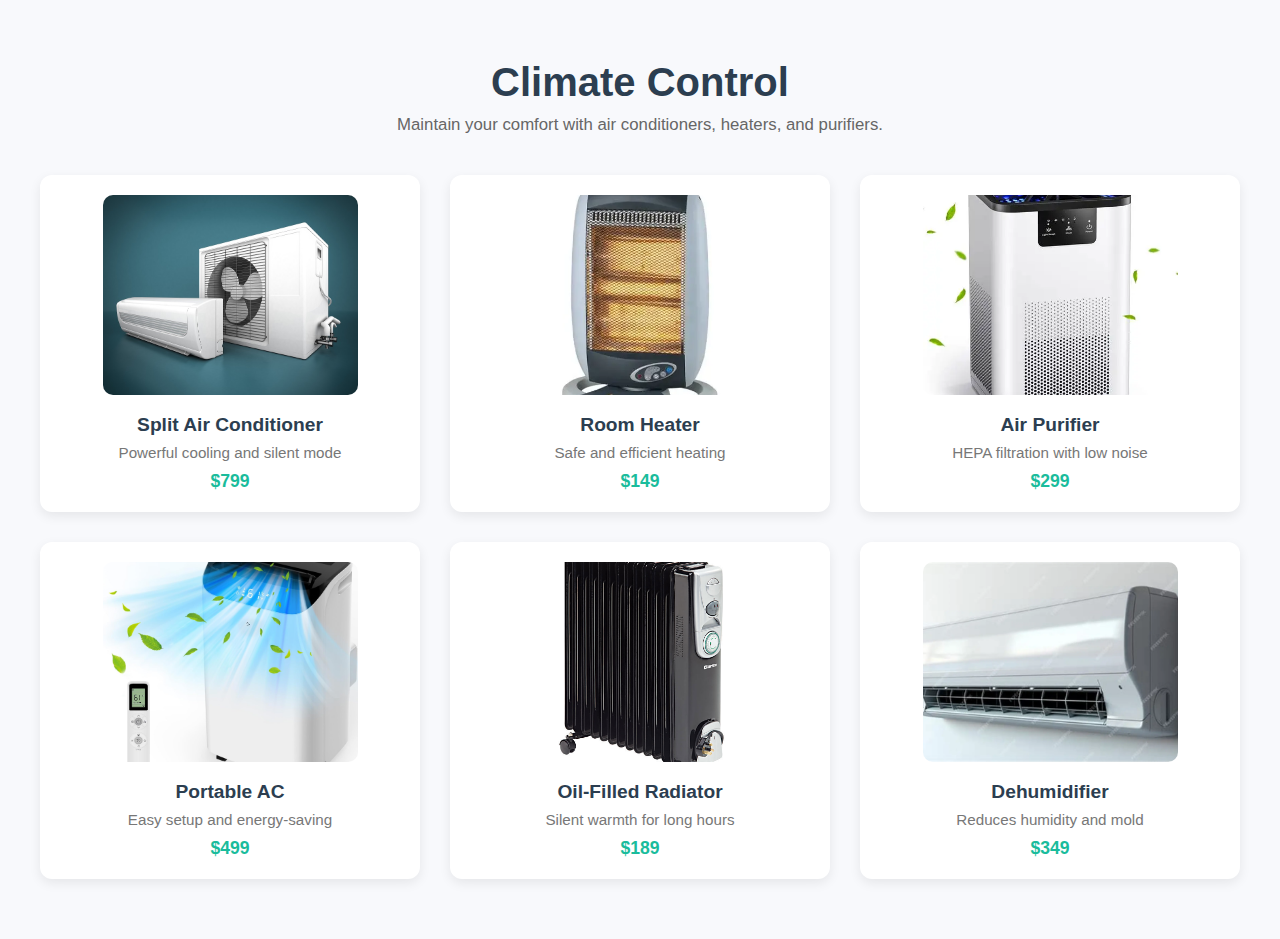
<file: climate.html>
<!DOCTYPE html>
<html lang="en">
<head>
    <meta charset="UTF-8">
    <title>Climate Control Appliances</title>
    <style>
        /* Professional Embedded Styling */
        * {
            margin: 0;
            padding: 0;
            box-sizing: border-box;
        }

        body {
            font-family: 'Segoe UI', Tahoma, Geneva, Verdana, sans-serif;
            background-color: #f8f9fc;
            color: #333;
        }

        .section {
            padding: 60px 20px;
        }

        .container {
            max-width: 1200px;
            margin: 0 auto;
        }

        .section-title {
            font-size: 2.5rem;
            text-align: center;
            margin-bottom: 10px;
            color: #2c3e50;
        }

        .section p {
            text-align: center;
            color: #666;
            margin-bottom: 40px;
            font-size: 1.05rem;
        }

        .products {
            display: grid;
            grid-template-columns: repeat(3, 1fr);
            gap: 30px;
        }

        .product-card {
            background-color: #fff;
            border-radius: 12px;
            padding: 20px;
            box-shadow: 0 4px 12px rgba(0, 0, 0, 0.08);
            text-align: center;
            transition: transform 0.2s ease;
        }

        .product-card:hover {
            transform: translateY(-5px);
        }

        .product-card img {
            width: 75%;
            height: 200px;
            object-fit: cover;
            border-radius: 10px;
            margin-bottom: 15px;
        }

        .product-card h3 {
            font-size: 1.2rem;
            margin-bottom: 8px;
            color: #2c3e50;
        }

        .product-card p {
            font-size: 0.95rem;
            color: #777;
            margin-bottom: 10px;
        }

        .product-card span {
            font-size: 1.1rem;
            font-weight: bold;
            color: #1abc9c;
        }

        /* Responsive Design */
        @media (max-width: 992px) {
            .products {
                grid-template-columns: repeat(2, 1fr);
            }
        }

        @media (max-width: 600px) {
            .products {
                grid-template-columns: 1fr;
            }
        }
    </style>
</head>
<body>
    <section class="section">
        <div class="container">
            <h2 class="section-title">Climate Control</h2>
            <p>Maintain your comfort with air conditioners, heaters, and purifiers.</p>

            <div class="products">
                <div class="product-card">
                    <img src="Split Air Conditioner.jpeg" alt="Air Conditioner">
                    <h3>Split Air Conditioner</h3>
                    <p>Powerful cooling and silent mode</p>
                    <span>$799</span>
                </div>

                <div class="product-card">
                    <img src="room heater.webp" alt="Heater">
                    <h3>Room Heater</h3>
                    <p>Safe and efficient heating</p>
                    <span>$149</span>
                </div>

                <div class="product-card">
                    <img src="air purifier.webp" alt="Air Purifier">
                    <h3>Air Purifier</h3>
                    <p>HEPA filtration with low noise</p>
                    <span>$299</span>
                </div>

                <div class="product-card">
                    <img src="portable ac.jpg" alt="Portable AC">
                    <h3>Portable AC</h3>
                    <p>Easy setup and energy-saving</p>
                    <span>$499</span>
                </div>

                <div class="product-card">
                    <img src="oil filled.jpeg" alt="Oil Heater">
                    <h3>Oil-Filled Radiator</h3>
                    <p>Silent warmth for long hours</p>
                    <span>$189</span>
                </div>

                <div class="product-card">
                    <img src="dehumidier.webp" alt="Dehumidifier">
                    <h3>Dehumidifier</h3>
                    <p>Reduces humidity and mold</p>
                    <span>$349</span>
                </div>
            </div>
        </div>
    </section>
</body>
</html>
</file>
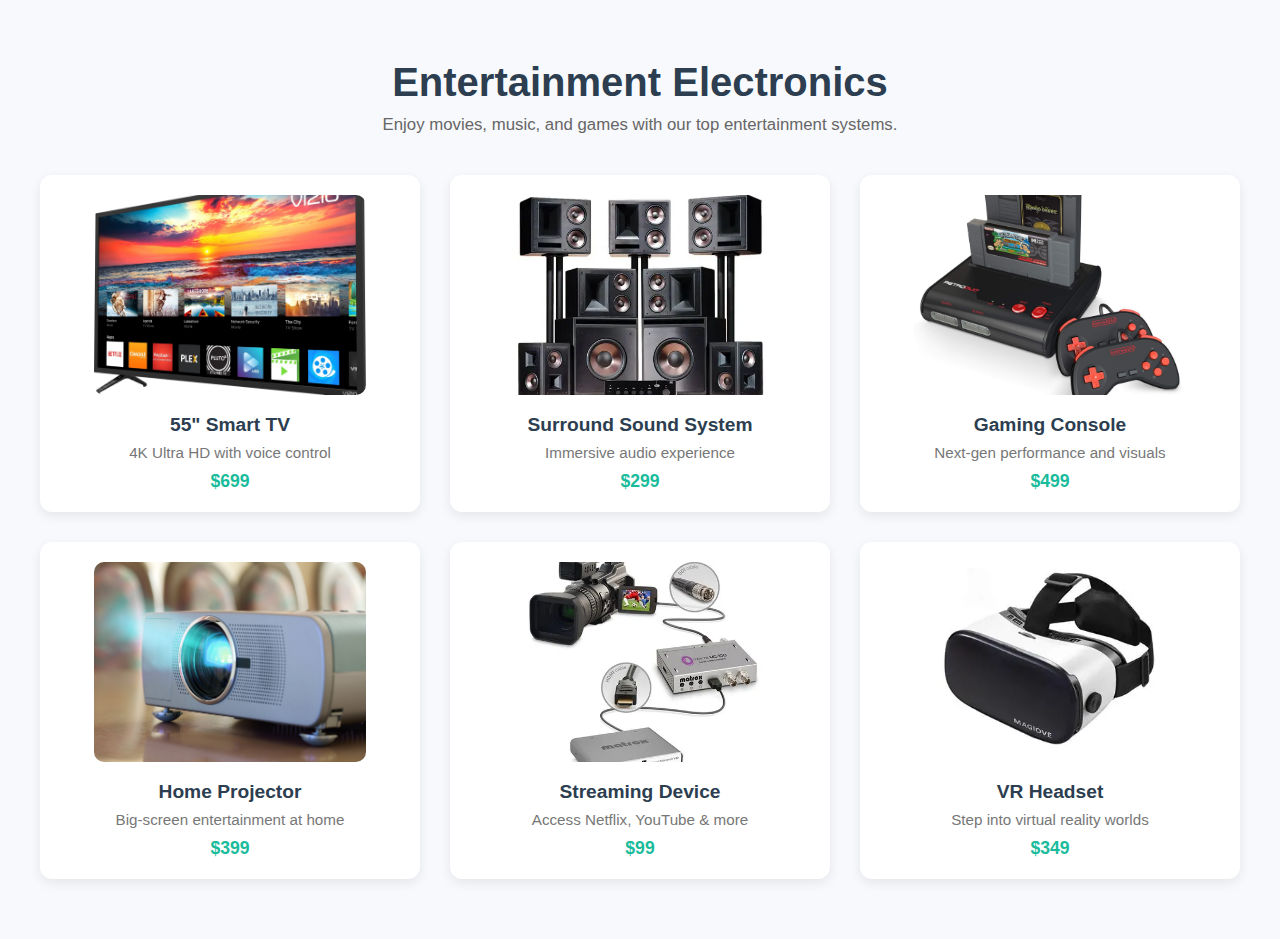
<file: entertainment.html>
<!DOCTYPE html>
<html lang="en">
<head>
    <meta charset="UTF-8">
    <title>Entertainment Electronics</title>
    <style>
        /* Professional Styling */
        * {
            margin: 0;
            padding: 0;
            box-sizing: border-box;
        }

        body {
            font-family: 'Segoe UI', Tahoma, Geneva, Verdana, sans-serif;
            background-color: #f8f9fc;
            color: #333;
        }

        .section {
            padding: 60px 20px;
        }

        .container {
            max-width: 1200px;
            margin: 0 auto;
        }

        .section-title {
            font-size: 2.5rem;
            text-align: center;
            margin-bottom: 10px;
            color: #2c3e50;
        }

        .section p {
            text-align: center;
            color: #666;
            margin-bottom: 40px;
            font-size: 1.05rem;
        }

        .products {
            display: grid;
            grid-template-columns: repeat(3, 1fr);
            gap: 30px;
        }

        .product-card {
            background-color: #fff;
            border-radius: 12px;
            padding: 20px;
            box-shadow: 0 4px 12px rgba(0, 0, 0, 0.08);
            text-align: center;
            transition: transform 0.2s ease;
        }

        .product-card:hover {
            transform: translateY(-5px);
        }

        .product-card img {
            width: 80%;
            height: 200px;
            object-fit: cover;
            border-radius: 10px;
            margin-bottom: 15px;
        }

        .product-card h3 {
            font-size: 1.2rem;
            margin-bottom: 8px;
            color: #2c3e50;
        }

        .product-card p {
            font-size: 0.95rem;
            color: #777;
            margin-bottom: 10px;
        }

        .product-card span {
            font-size: 1.1rem;
            font-weight: bold;
            color: #1abc9c;
        }

        /* Responsive Layout */
        @media (max-width: 992px) {
            .products {
                grid-template-columns: repeat(2, 1fr);
            }
        }

        @media (max-width: 600px) {
            .products {
                grid-template-columns: 1fr;
            }
        }
    </style>
</head>
<body>
    <section class="section">
        <div class="container">
            <h2 class="section-title">Entertainment Electronics</h2>
            <p>Enjoy movies, music, and games with our top entertainment systems.</p>

            <div class="products">
                <div class="product-card">
                    <img src="smart tv.webp" alt="Smart TV">
                    <h3>55" Smart TV</h3>
                    <p>4K Ultra HD with voice control</p>
                    <span>$699</span>
                </div>

                <div class="product-card">
                    <img src="surround sound.webp" alt="Sound System">
                    <h3>Surround Sound System</h3>
                    <p>Immersive audio experience</p>
                    <span>$299</span>
                </div>

                <div class="product-card">
                    <img src="gaming.jpeg" alt="Gaming Console">
                    <h3>Gaming Console</h3>
                    <p>Next-gen performance and visuals</p>
                    <span>$499</span>
                </div>

                <div class="product-card">
                    <img src="projector.jpg" alt="Projector">
                    <h3>Home Projector</h3>
                    <p>Big-screen entertainment at home</p>
                    <span>$399</span>
                </div>

                <div class="product-card">
                    <img src="streaming devices.webp" alt="Streaming Device">
                    <h3>Streaming Device</h3>
                    <p>Access Netflix, YouTube & more</p>
                    <span>$99</span>
                </div>

                <div class="product-card">
                    <img src="vr headset.webp" alt="VR Headset">
                    <h3>VR Headset</h3>
                    <p>Step into virtual reality worlds</p>
                    <span>$349</span>
                </div>
            </div>
        </div>
    </section>
</body>
</html>
</file>
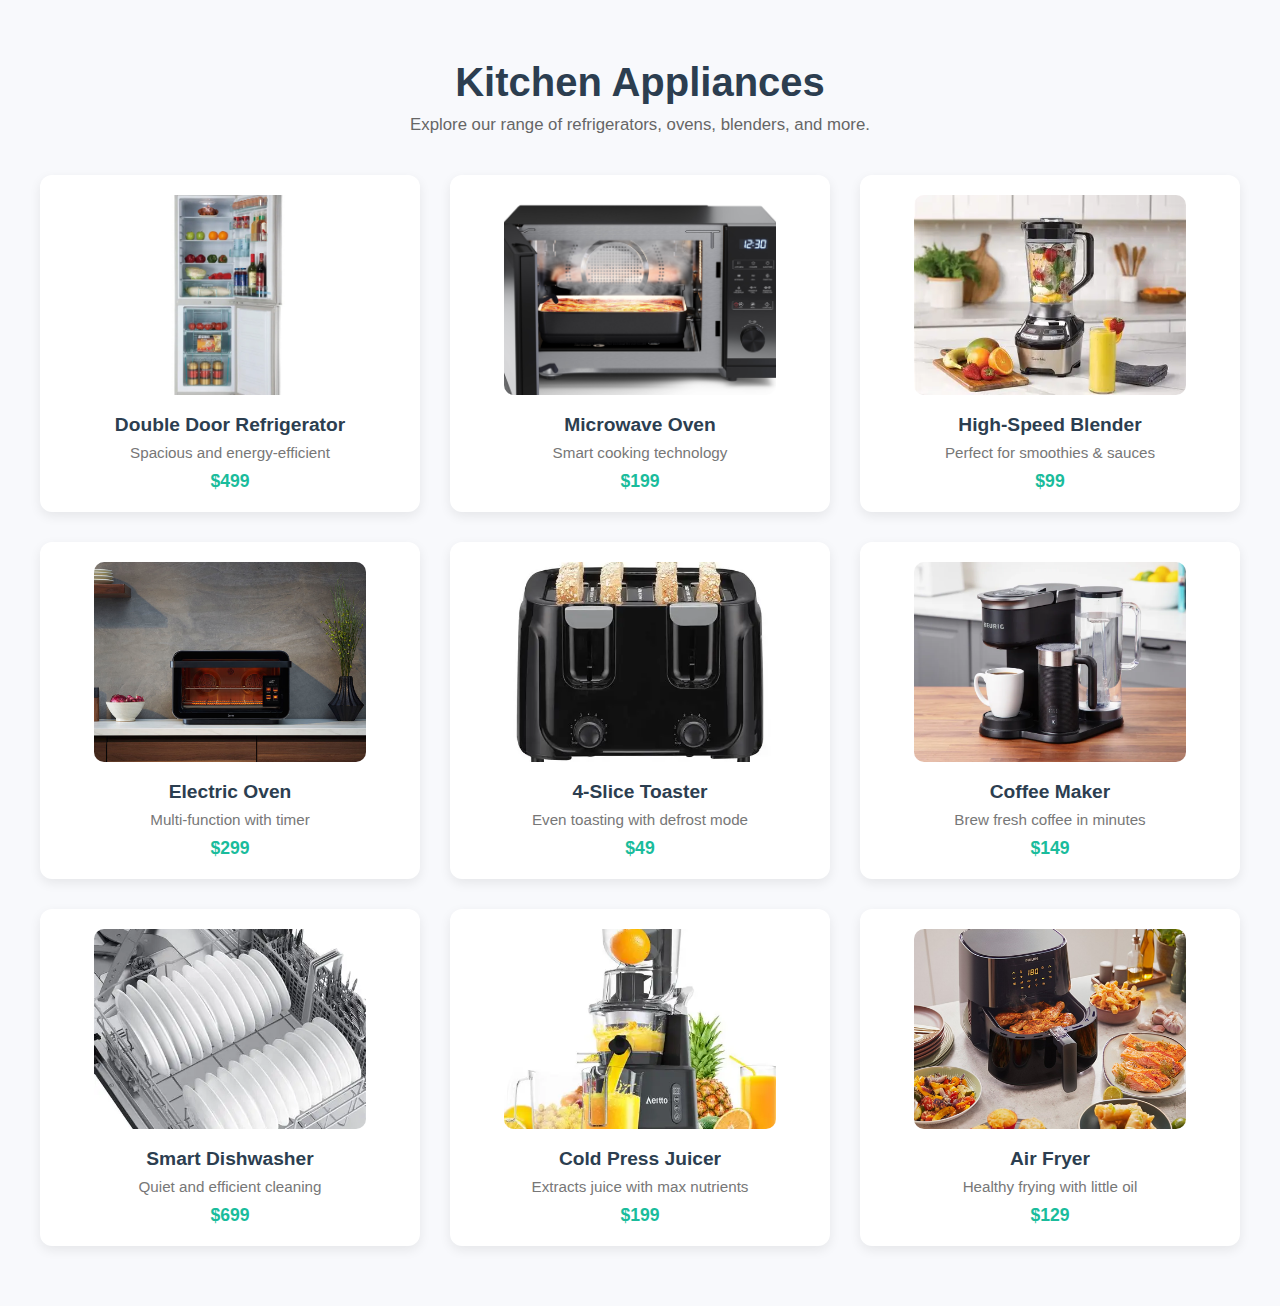
<file: kitchen.html>
<!DOCTYPE html>
<html lang="en">
<head>
    <meta charset="UTF-8">
    <title>Kitchen Appliances</title>
    <style>
        /* Embedded style for quick testing, or keep it in styles.css */

        * {
            margin: 0;
            padding: 0;
            box-sizing: border-box;
        }

        body {
            font-family: 'Segoe UI', Tahoma, Geneva, Verdana, sans-serif;
            background-color: #f8f9fc;
            color: #333;
        }

        .section {
            padding: 60px 20px;
        }

        .container {
            max-width: 1200px;
            margin: 0 auto;
        }

        .section-title {
            font-size: 2.5rem;
            text-align: center;
            margin-bottom: 10px;
            color: #2c3e50;
        }

        .section p {
            text-align: center;
            color: #666;
            margin-bottom: 40px;
            font-size: 1.05rem;
        }

        .products {
            display: grid;
            grid-template-columns: repeat(3, 1fr);
            gap: 30px;
        }

        .product-card {
            background-color: #fff;
            border-radius: 12px;
            padding: 20px;
            box-shadow: 0 4px 12px rgba(0, 0, 0, 0.08);
            text-align: center;
            transition: transform 0.2s ease;
        }

        .product-card:hover {
            transform: translateY(-5px);
        }

        .product-card img {
            width: 80%;
            height: 200px;
            object-fit: cover;
            border-radius: 10px;
            margin-bottom: 15px;
        }

        .product-card h3 {
            font-size: 1.2rem;
            margin-bottom: 8px;
            color: #2c3e50;
        }

        .product-card p {
            font-size: 0.95rem;
            color: #777;
            margin-bottom: 10px;
        }

        .product-card span {
            font-size: 1.1rem;
            font-weight: bold;
            color: #1abc9c;
        }

        /* Responsive */
        @media (max-width: 992px) {
            .products {
                grid-template-columns: repeat(2, 1fr);
            }
        }

        @media (max-width: 600px) {
            .products {
                grid-template-columns: 1fr;
            }
        }
    </style>
</head>
<body>
    <section class="section">
        <div class="container">
            <h2 class="section-title">Kitchen Appliances</h2>
            <p>Explore our range of refrigerators, ovens, blenders, and more.</p>

            <div class="products">
                <div class="product-card">
                    <img src="Refrigerator.jpg" alt="Refrigerator">
                    <h3>Double Door Refrigerator</h3>
                    <p>Spacious and energy-efficient</p>
                    <span>$499</span>
                </div>

                <div class="product-card">
                    <img src="R.jpeg" alt="Microwave">
                    <h3>Microwave Oven</h3>
                    <p>Smart cooking technology</p>
                    <span>$199</span>
                </div>

                <div class="product-card">
                    <img src="Blender.webp" alt="Blender">
                    <h3>High-Speed Blender</h3>
                    <p>Perfect for smoothies & sauces</p>
                    <span>$99</span>
                </div>

                <div class="product-card">
                    <img src="Smart Oven.jpeg" alt="Oven">
                    <h3>Electric Oven</h3>
                    <p>Multi-function with timer</p>
                    <span>$299</span>
                </div>

                <div class="product-card">
                    <img src="slice toaster.webp" alt="Toaster">
                    <h3>4-Slice Toaster</h3>
                    <p>Even toasting with defrost mode</p>
                    <span>$49</span>
                </div>

                <div class="product-card">
                    <img src="Smart Coffe Maker.webp" alt="Coffee Maker">
                    <h3>Coffee Maker</h3>
                    <p>Brew fresh coffee in minutes</p>
                    <span>$149</span>
                </div>

                <div class="product-card">
                    <img src="Smart Diswasher.webp" alt="Dishwasher">
                    <h3>Smart Dishwasher</h3>
                    <p>Quiet and efficient cleaning</p>
                    <span>$699</span>
                </div>

                <div class="product-card">
                    <img src="cold press juicer.webp" alt="Juicer">
                    <h3>Cold Press Juicer</h3>
                    <p>Extracts juice with max nutrients</p>
                    <span>$199</span>
                </div>

                <div class="product-card">
                    <img src="air fryer.jpeg" alt="Air Fryer">
                    <h3>Air Fryer</h3>
                    <p>Healthy frying with little oil</p>
                    <span>$129</span>
                </div>
            </div>
        </div>
    </section>
</body>
</html>
</file>
